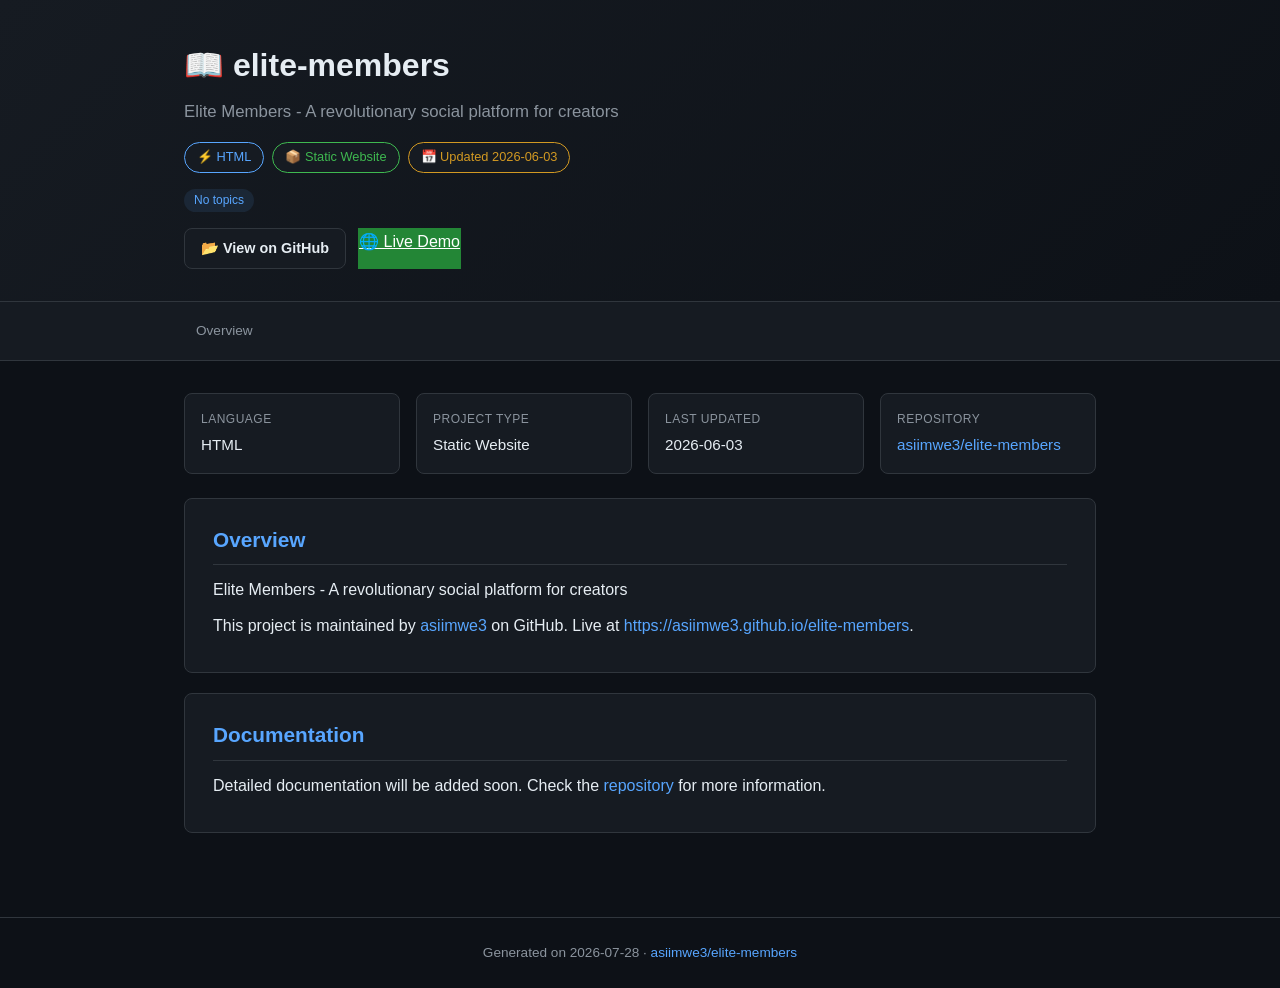
<file: docs/index.html>
<!DOCTYPE html>
<html lang="en">
<head>
    <meta charset="UTF-8">
    <meta name="viewport" content="width=device-width, initial-scale=1.0">
    <title>elite-members — Documentation</title>
    <link rel="icon" href="data:image/svg+xml,<svg xmlns='http://www.w3.org/2000/svg' viewBox='0 0 100 100'><text y='.9em' font-size='90'>📖</text></svg>">
    <style>
        * { margin: 0; padding: 0; box-sizing: border-box; }
        :root {
            --bg: #0d1117;
            --surface: #161b22;
            --border: #30363d;
            --text: #e6edf3;
            --muted: #8b949e;
            --accent: #58a6ff;
            --green: #3fb950;
            --orange: #d29922;
            --radius: 8px;
        }
        body {
            font-family: -apple-system, BlinkMacSystemFont, 'Segoe UI', 'Noto Sans', Helvetica, Arial, sans-serif;
            background: var(--bg);
            color: var(--text);
            line-height: 1.6;
            min-height: 100vh;
        }
        .container { max-width: 960px; margin: 0 auto; padding: 0 24px; }
        
        /* Header */
        header {
            background: linear-gradient(135deg, #161b22 0%, #0d1117 100%);
            border-bottom: 1px solid var(--border);
            padding: 40px 0 32px;
        }
        header h1 {
            font-size: 2rem;
            font-weight: 700;
            margin-bottom: 8px;
        }
        header .tagline {
            color: var(--muted);
            font-size: 1.05rem;
            margin-bottom: 16px;
        }
        .badges { display: flex; gap: 8px; flex-wrap: wrap; margin-bottom: 16px; }
        .badge {
            display: inline-flex; align-items: center; gap: 4px;
            padding: 4px 12px; border-radius: 20px;
            font-size: 0.8rem; font-weight: 500;
            border: 1px solid var(--border);
            background: var(--surface);
        }
        .badge-lang { color: var(--accent); border-color: var(--accent); }
        .badge-type { color: var(--green); border-color: var(--green); }
        .badge-updated { color: var(--orange); border-color: var(--orange); }
        .actions { display: flex; gap: 12px; flex-wrap: wrap; }
        .btn {
            display: inline-flex; align-items: center; gap: 6px;
            padding: 8px 16px; border-radius: var(--radius);
            font-size: 0.9rem; font-weight: 600; text-decoration: none;
            transition: all 0.2s;
        }
        .btn-gh { background: var(--surface); color: var(--text); border: 1px solid var(--border); }
        .btn-gh:hover { border-color: var(--accent); }
        .btn-live { background: #238636; color: white; border: 1px solid #238636; }
        .btn-live:hover { background: #2ea043; }
        
        /* Nav */
        nav {
            background: var(--surface);
            border-bottom: 1px solid var(--border);
            padding: 12px 0;
            position: sticky; top: 0; z-index: 10;
        }
        nav .container { display: flex; gap: 4px; overflow-x: auto; }
        nav a {
            color: var(--muted); text-decoration: none; font-size: 0.85rem;
            padding: 6px 12px; border-radius: var(--radius); white-space: nowrap;
            transition: all 0.2s;
        }
        nav a:hover { color: var(--text); background: var(--bg); }
        
        /* Content */
        main { padding: 32px 0 64px; }
        .doc-section {
            background: var(--surface);
            border: 1px solid var(--border);
            border-radius: var(--radius);
            padding: 24px 28px;
            margin-bottom: 20px;
        }
        .doc-section h2 {
            font-size: 1.3rem; margin-bottom: 12px;
            padding-bottom: 8px; border-bottom: 1px solid var(--border);
            color: var(--accent);
        }
        .doc-section h3 { font-size: 1.1rem; margin: 16px 0 8px; color: var(--text); }
        .doc-section h4 { font-size: 1rem; margin: 12px 0 6px; color: var(--muted); }
        .doc-content p { margin-bottom: 10px; color: var(--text); }
        .doc-content ul, .doc-content ol { margin: 8px 0 16px 20px; }
        .doc-content li { margin-bottom: 4px; color: var(--text); }
        .doc-content code {
            background: var(--bg); padding: 2px 6px; border-radius: 4px;
            font-size: 0.85rem; color: var(--accent);
        }
        .doc-content pre {
            background: var(--bg); border: 1px solid var(--border);
            border-radius: var(--radius); padding: 14px; overflow-x: auto;
            margin: 12px 0;
        }
        .doc-content pre code { background: none; padding: 0; color: var(--text); }
        
        /* Info cards */
        .info-grid {
            display: grid; grid-template-columns: repeat(auto-fit, minmax(200px, 1fr));
            gap: 16px; margin-bottom: 24px;
        }
        .info-card {
            background: var(--surface); border: 1px solid var(--border);
            border-radius: var(--radius); padding: 16px;
        }
        .info-card .label { font-size: 0.75rem; color: var(--muted); text-transform: uppercase; letter-spacing: 0.5px; }
        .info-card .value { font-size: 0.95rem; margin-top: 4px; }
        
        .topics { display: flex; gap: 6px; flex-wrap: wrap; margin-top: 8px; }
        .topic { font-size: 0.75rem; color: var(--accent); background: rgba(88,166,255,0.1); padding: 2px 10px; border-radius: 12px; }
        
        footer {
            border-top: 1px solid var(--border); padding: 24px 0; text-align: center;
            color: var(--muted); font-size: 0.85rem;
        }
        footer a { color: var(--accent); text-decoration: none; }
        
        @media (max-width: 640px) {
            header h1 { font-size: 1.5rem; }
            .info-grid { grid-template-columns: 1fr; }
        }
    </style>
</head>
<body>

<header>
    <div class="container">
        <h1>📖 elite-members</h1>
        <p class="tagline">Elite Members - A revolutionary social platform for creators</p>
        <div class="badges">
            <span class="badge badge-lang">⚡ HTML</span>
            <span class="badge badge-type">📦 Static Website</span>
            <span class="badge badge-updated">📅 Updated 2026-06-03</span>
        </div>
        <div class="topics"><span class="topic">No topics</span></div>
        <div class="actions" style="margin-top:16px">
            <a href="https://github.com/asiimwe3/elite-members" class="btn btn-gh" target="_blank">📂 View on GitHub</a>
            <a href="https://asiimwe3.github.io/elite-members" class="btn-live" target="_blank">🌐 Live Demo</a>
        </div>
    </div>
</header>

<nav>
    <div class="container">
        <a href="#overview">Overview</a>
        
    </div>
</nav>

<main>
    <div class="container">
        <div class="info-grid">
            <div class="info-card">
                <div class="label">Language</div>
                <div class="value">HTML</div>
            </div>
            <div class="info-card">
                <div class="label">Project Type</div>
                <div class="value">Static Website</div>
            </div>
            <div class="info-card">
                <div class="label">Last Updated</div>
                <div class="value">2026-06-03</div>
            </div>
            <div class="info-card">
                <div class="label">Repository</div>
                <div class="value"><a href="https://github.com/asiimwe3/elite-members" style="color:var(--accent);text-decoration:none">asiimwe3/elite-members</a></div>
            </div>
        </div>
        
        <section class="doc-section" id="overview">
            <h2>Overview</h2>
            <div class="doc-content">
                <p>Elite Members - A revolutionary social platform for creators</p>
                <p>This project is maintained by <a href="https://github.com/asiimwe3" style="color:var(--accent);text-decoration:none">asiimwe3</a> on GitHub. Live at <a href="https://asiimwe3.github.io/elite-members" style="color:var(--accent);text-decoration:none">https://asiimwe3.github.io/elite-members</a>.</p>
            </div>
        </section>
        
        <section class="doc-section"><h2>Documentation</h2><div class="doc-content"><p>Detailed documentation will be added soon. Check the <a href="https://github.com/asiimwe3/elite-members" style="color:var(--accent);text-decoration:none">repository</a> for more information.</p></div></section>
    </div>
</main>

<footer>
    <div class="container">
        <p>Generated on 2026-07-28 · <a href="https://github.com/asiimwe3/elite-members">asiimwe3/elite-members</a></p>
    </div>
</footer>

</body>
</html>
</file>
